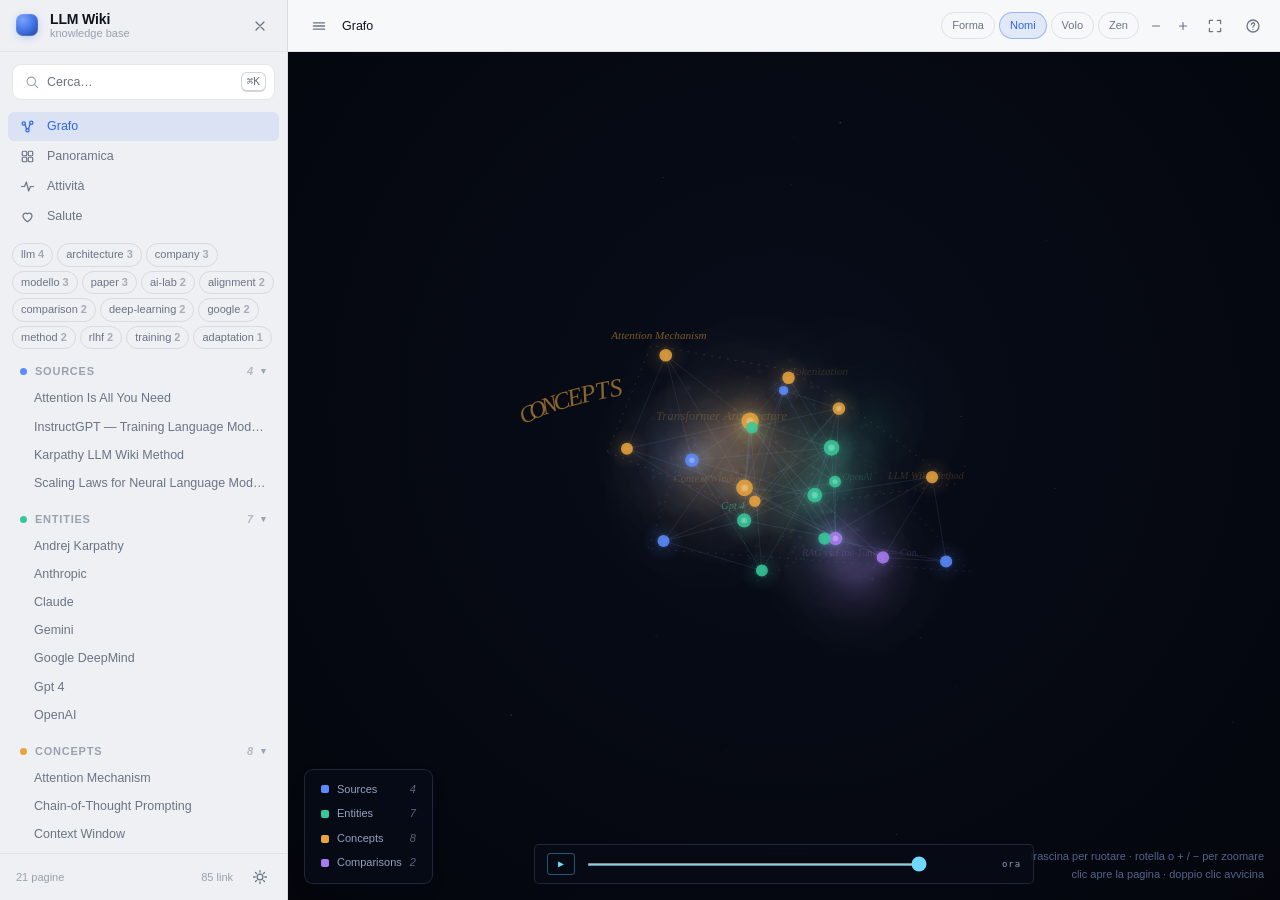
<file: web/index.html>
<!DOCTYPE html>
<html lang="it">
<head>
  <meta charset="UTF-8">
  <meta name="viewport" content="width=device-width, initial-scale=1, viewport-fit=cover">
  <meta name="color-scheme" content="dark light">
  <title>LLM Wiki</title>
  <link rel="stylesheet" href="styles.css">
</head>
<body>

<div id="app" class="app">

  <!-- ───────────────────────── Sidebar ───────────────────────── -->
  <aside id="sidebar" class="sidebar">
    <header class="sidebar__head">
      <div class="brand">
        <span class="brand__mark" aria-hidden="true"></span>
        <span class="brand__text">
          <b id="brand-title">LLM Wiki</b>
          <small id="brand-sub">knowledge base</small>
        </span>
      </div>
      <button class="icon-btn sidebar__close" data-action="toggle-sidebar" title="Chiudi" aria-label="Chiudi sidebar">
        <svg viewBox="0 0 20 20"><path d="M5 5l10 10M15 5L5 15"/></svg>
      </button>
    </header>

    <div class="sidebar__search">
      <button class="searchbar" data-action="palette">
        <svg viewBox="0 0 20 20" class="searchbar__icon"><circle cx="9" cy="9" r="6"/><path d="M13.5 13.5L18 18"/></svg>
        <span>Cerca…</span>
        <kbd>⌘K</kbd>
      </button>
    </div>

    <nav class="sidebar__nav" aria-label="Viste">
      <button class="navbtn" data-view="graph"    title="Grafo (g)"><svg viewBox="0 0 20 20"><circle cx="5" cy="6" r="2.2"/><circle cx="15" cy="5" r="2.2"/><circle cx="10" cy="15" r="2.2"/><path d="M6.6 7.4l2.2 5.9M13.5 6.6L11.3 13"/></svg><span>Grafo</span></button>
      <button class="navbtn" data-view="overview" title="Panoramica (o)"><svg viewBox="0 0 20 20"><rect x="3" y="3" width="6" height="6" rx="1.2"/><rect x="11" y="3" width="6" height="6" rx="1.2"/><rect x="3" y="11" width="6" height="6" rx="1.2"/><rect x="11" y="11" width="6" height="6" rx="1.2"/></svg><span>Panoramica</span></button>
      <button class="navbtn" data-view="activity" title="Attività (a)"><svg viewBox="0 0 20 20"><path d="M2 10h4l2.5-6 3 12 2.5-6h4"/></svg><span>Attività</span></button>
      <button class="navbtn" data-view="health"   title="Salute (h)"><svg viewBox="0 0 20 20"><path d="M10 17s-6-4-6-8a3.6 3.6 0 016-2.5A3.6 3.6 0 0116 9c0 4-6 8-6 8z"/></svg><span>Salute</span><span id="health-badge" class="badge"></span></button>
    </nav>

    <div id="tag-rail" class="tag-rail" aria-label="Filtro per tag"></div>

    <div id="page-tree" class="tree" role="tree"></div>

    <footer class="sidebar__foot">
      <span id="stat-pages">—</span>
      <span id="stat-links">—</span>
      <button class="icon-btn" data-action="theme" title="Tema chiaro/scuro (t)" aria-label="Cambia tema">
        <svg viewBox="0 0 20 20" class="ico-moon"><path d="M16 12.5A7 7 0 017.5 4 6.5 6.5 0 1016 12.5z"/></svg>
        <svg viewBox="0 0 20 20" class="ico-sun"><circle cx="10" cy="10" r="3.6"/><path d="M10 2v2M10 16v2M2 10h2M16 10h2M4.4 4.4l1.4 1.4M14.2 14.2l1.4 1.4M15.6 4.4l-1.4 1.4M5.8 14.2l-1.4 1.4"/></svg>
      </button>
    </footer>
  </aside>

  <!-- ────────────────────────── Main ─────────────────────────── -->
  <main class="main">

    <header class="topbar">
      <button class="icon-btn topbar__menu" data-action="toggle-sidebar" aria-label="Apri sidebar">
        <svg viewBox="0 0 20 20"><path d="M3 6h14M3 10h14M3 14h14"/></svg>
      </button>

      <nav class="crumbs" id="crumbs" aria-label="Percorso"></nav>

      <div class="topbar__spacer"></div>

      <div class="graph-tools" id="graph-tools">
        <button class="chip" data-action="shape" title="Forma della galassia (m)">Forma</button>
        <button class="chip" data-action="labels" title="Nomi delle pagine (l)">Nomi</button>
        <button class="chip" data-action="flight" title="Volo (w)">Volo</button>
        <button class="chip" data-action="zen" title="Modalità zen (z)">Zen</button>
        <span class="zoomer">
          <button class="icon-btn" data-action="zoom-out" title="Allontana (−)" aria-label="Allontana">
            <svg viewBox="0 0 20 20"><path d="M5 10h10"/></svg>
          </button>
          <button class="icon-btn" data-action="zoom-in" title="Avvicina (+)" aria-label="Avvicina">
            <svg viewBox="0 0 20 20"><path d="M10 5v10M5 10h10"/></svg>
          </button>
        </span>
        <button class="icon-btn" data-action="fit" title="Inquadra tutto (0)" aria-label="Inquadra tutto">
          <svg viewBox="0 0 20 20"><path d="M3 7V3h4M17 7V3h-4M3 13v4h4M17 13v4h-4"/></svg>
        </button>
      </div>

      <button class="icon-btn" data-action="help" title="Scorciatoie (?)" aria-label="Scorciatoie">
        <svg viewBox="0 0 20 20"><circle cx="10" cy="10" r="7.5"/><path d="M8 8a2 2 0 113 1.7c-.6.4-1 .8-1 1.6M10 14.2v.01"/></svg>
      </button>
    </header>

    <div class="stage">
      <!-- Grafo 3D -->
      <section id="view-graph" class="view view--graph is-active">
        <div id="graph-canvas" class="graph-canvas"></div>
        <div id="graph-legend" class="legend" aria-label="Categorie"></div>
        <div id="graph-hint" class="graph-hint"></div>
        <div id="node-card" class="node-card" hidden></div>
        <div id="sm-timeline" class="sm-timeline" hidden></div>
      </section>

      <!-- Pagina -->
      <section id="view-page" class="view view--page">
        <article class="doc">
          <header id="doc-head" class="doc__head"></header>
          <div class="doc__body">
            <div id="doc-content" class="prose"></div>
            <aside id="doc-aside" class="doc__aside"></aside>
          </div>
          <footer id="doc-foot" class="doc__foot"></footer>
        </article>
      </section>

      <!-- Risultati ricerca -->
      <section id="view-search" class="view view--panel">
        <div id="search-results" class="panel"></div>
      </section>

      <!-- Panoramica -->
      <section id="view-overview" class="view view--panel">
        <div id="overview" class="panel"></div>
      </section>

      <!-- Attività -->
      <section id="view-activity" class="view view--panel">
        <div id="activity" class="panel"></div>
      </section>

      <!-- Salute -->
      <section id="view-health" class="view view--panel">
        <div id="health" class="panel"></div>
      </section>
    </div>
  </main>
</div>

<!-- ─────────────────────── Command palette ─────────────────────── -->
<div id="palette" class="palette" hidden>
  <div class="palette__backdrop" data-action="palette-close"></div>
  <div class="palette__box" role="dialog" aria-modal="true" aria-label="Cerca ed esegui">
    <div class="palette__input">
      <svg viewBox="0 0 20 20"><circle cx="9" cy="9" r="6"/><path d="M13.5 13.5L18 18"/></svg>
      <input id="palette-input" type="text" placeholder="Cerca pagine, tag, azioni…" autocomplete="off" spellcheck="false">
      <kbd>Esc</kbd>
    </div>
    <div id="palette-list" class="palette__list"></div>
    <div class="palette__foot">
      <span><kbd>↑</kbd><kbd>↓</kbd> naviga</span>
      <span><kbd>↵</kbd> apri</span>
      <span><kbd>⇥</kbd> ricerca completa</span>
    </div>
  </div>
</div>

<!-- ───────────────────────── Shortcuts ─────────────────────────── -->
<div id="help" class="modal" hidden>
  <div class="modal__backdrop" data-action="help-close"></div>
  <div class="modal__box" role="dialog" aria-modal="true" aria-label="Scorciatoie">
    <header class="modal__head">
      <h2>Scorciatoie</h2>
      <button class="icon-btn" data-action="help-close" aria-label="Chiudi"><svg viewBox="0 0 20 20"><path d="M5 5l10 10M15 5L5 15"/></svg></button>
    </header>
    <div class="modal__body" id="help-body"></div>
  </div>
</div>

<div id="toast" class="toast" hidden></div>

<script src="lib/marked.min.js"></script>
<script src="starmap.js"></script>
<script src="data.js"></script>
<script src="app.js"></script>
</body>
</html>
</file>
<file: web/styles.css>
/* ============================================================
   LLM Wiki — design system
   ============================================================ */

*, *::before, *::after { box-sizing: border-box; }

:root {
  /* ── Type ───────────────────────────────────────────────── */
  --font-sans: ui-sans-serif, -apple-system, "Segoe UI", Inter, Roboto,
               "Helvetica Neue", Arial, sans-serif;
  --font-mono: ui-monospace, "SF Mono", "JetBrains Mono", "Cascadia Code",
               Menlo, Consolas, monospace;

  --fs-xs:   11px;
  --fs-sm:   12.5px;
  --fs-base: 14px;
  --fs-md:   15.5px;
  --fs-lg:   19px;
  --fs-xl:   25px;
  --fs-2xl:  33px;

  /* ── Space (4px scale) ──────────────────────────────────── */
  --s1: 4px;  --s2: 8px;  --s3: 12px; --s4: 16px;
  --s5: 24px; --s6: 32px; --s7: 48px; --s8: 64px;

  --r-sm: 6px; --r-md: 9px; --r-lg: 14px; --r-full: 999px;

  --sidebar-w: 288px;
  --topbar-h: 52px;

  --ease: cubic-bezier(.22, .61, .36, 1);
  --dur: 180ms;

  /* ── Dark palette (default) ─────────────────────────────── */
  --bg-void:    #08090d;
  --bg-base:    #0c0e14;
  --bg-raised:  #12141c;
  --bg-overlay: #171a24;
  --bg-hover:   rgba(255,255,255,.045);
  --bg-active:  rgba(255,255,255,.075);

  --line:       rgba(255,255,255,.07);
  --line-soft:  rgba(255,255,255,.04);
  --line-hard:  rgba(255,255,255,.13);

  --tx-hi:  #eef1f7;
  --tx:     #b9c0cf;
  --tx-lo:  #7b8496;
  --tx-dim: #565e6e;

  --accent:      #5b8cff;
  --accent-soft: rgba(91,140,255,.14);
  --accent-line: rgba(91,140,255,.42);

  --ok:   #35c98a;
  --warn: #eab24a;
  --err:  #f0616d;

  --shadow-sm: 0 1px 2px rgba(0,0,0,.4);
  --shadow-md: 0 8px 24px -6px rgba(0,0,0,.6);
  --shadow-lg: 0 24px 64px -12px rgba(0,0,0,.72);

  --graph-bg: #07080c;
  color-scheme: dark;
}

:root[data-theme="light"] {
  --bg-void:    #eef0f4;
  --bg-base:    #f7f8fa;
  --bg-raised:  #ffffff;
  --bg-overlay: #ffffff;
  --bg-hover:   rgba(15,20,35,.045);
  --bg-active:  rgba(15,20,35,.075);

  --line:       rgba(15,20,35,.1);
  --line-soft:  rgba(15,20,35,.06);
  --line-hard:  rgba(15,20,35,.18);

  --tx-hi:  #10141c;
  --tx:     #3d4655;
  --tx-lo:  #6b7484;
  --tx-dim: #99a1b0;

  --accent:      #2f66e8;
  --accent-soft: rgba(47,102,232,.1);
  --accent-line: rgba(47,102,232,.4);

  --ok:   #17945f;
  --warn: #a9730b;
  --err:  #cf2f3d;

  --shadow-sm: 0 1px 2px rgba(15,20,35,.08);
  --shadow-md: 0 8px 24px -8px rgba(15,20,35,.16);
  --shadow-lg: 0 24px 64px -16px rgba(15,20,35,.22);

  --graph-bg: #f2f4f8;
  color-scheme: light;
}

html, body { height: 100%; }

body {
  margin: 0;
  background: var(--bg-base);
  color: var(--tx);
  font: var(--fs-base)/1.6 var(--font-sans);
  -webkit-font-smoothing: antialiased;
  text-rendering: optimizeLegibility;
  overflow: hidden;
}

svg { width: 1em; height: 1em; fill: none; stroke: currentColor; stroke-width: 1.6; stroke-linecap: round; stroke-linejoin: round; }

kbd {
  font: 500 var(--fs-xs)/1 var(--font-mono);
  padding: 3px 5px;
  border: 1px solid var(--line-hard);
  border-bottom-width: 2px;
  border-radius: var(--r-sm);
  color: var(--tx-lo);
  background: var(--bg-raised);
  white-space: nowrap;
}

::-webkit-scrollbar { width: 10px; height: 10px; }
::-webkit-scrollbar-track { background: transparent; }
::-webkit-scrollbar-thumb { background: var(--line-hard); border-radius: var(--r-full); border: 3px solid transparent; background-clip: content-box; }
::-webkit-scrollbar-thumb:hover { background: var(--tx-dim); background-clip: content-box; }

:focus-visible { outline: 2px solid var(--accent); outline-offset: 2px; border-radius: var(--r-sm); }

/* ============================================================
   Layout
   ============================================================ */

.app { display: flex; height: 100vh; height: 100dvh; overflow: hidden; }

.main {
  flex: 1;
  min-width: 0;
  display: flex;
  flex-direction: column;
  background: var(--bg-base);
}

.stage { flex: 1; position: relative; min-height: 0; }

.view { position: absolute; inset: 0; display: none; }
.view.is-active { display: block; }
.view--panel { overflow-y: auto; overscroll-behavior: contain; }
.view--page  { overflow-y: auto; overscroll-behavior: contain; }

/* ============================================================
   Sidebar
   ============================================================ */

.sidebar {
  width: var(--sidebar-w);
  flex: 0 0 var(--sidebar-w);
  display: flex;
  flex-direction: column;
  background: var(--bg-void);
  border-right: 1px solid var(--line);
  transition: margin-left var(--dur) var(--ease);
}
.app.sidebar-hidden .sidebar { margin-left: calc(var(--sidebar-w) * -1); }

.sidebar__head {
  height: var(--topbar-h);
  flex: 0 0 var(--topbar-h);
  display: flex;
  align-items: center;
  gap: var(--s2);
  padding: 0 var(--s3) 0 var(--s4);
  border-bottom: 1px solid var(--line-soft);
}

.brand { display: flex; align-items: center; gap: var(--s3); min-width: 0; flex: 1; }
.brand__mark {
  width: 22px; height: 22px; flex: none;
  border-radius: 7px;
  background:
    radial-gradient(circle at 30% 25%, #7ba4ff, #3f6fe0 55%, #24408f);
  box-shadow: 0 0 0 1px rgba(255,255,255,.12) inset, 0 2px 10px -2px var(--accent-line);
}
.brand__text { display: flex; flex-direction: column; line-height: 1.15; min-width: 0; }
.brand__text b { font-size: var(--fs-base); font-weight: 620; color: var(--tx-hi); letter-spacing: -.01em; }
.brand__text small { font-size: var(--fs-xs); color: var(--tx-dim); overflow: hidden; text-overflow: ellipsis; white-space: nowrap; }

.sidebar__close { display: none; }

.sidebar__search { padding: var(--s3) var(--s3) var(--s2); }

.searchbar {
  width: 100%;
  display: flex; align-items: center; gap: var(--s2);
  padding: 7px var(--s2) 7px var(--s3);
  background: var(--bg-raised);
  border: 1px solid var(--line);
  border-radius: var(--r-md);
  color: var(--tx-lo);
  font: var(--fs-sm)/1 var(--font-sans);
  cursor: pointer;
  transition: border-color var(--dur), background var(--dur);
}
.searchbar:hover { border-color: var(--line-hard); background: var(--bg-overlay); }
.searchbar__icon { font-size: 14px; color: var(--tx-dim); flex: none; }
.searchbar span { flex: 1; text-align: left; }

.sidebar__nav { display: flex; flex-direction: column; gap: 1px; padding: var(--s1) var(--s2) var(--s3); }

.navbtn {
  display: flex; align-items: center; gap: var(--s3);
  padding: 7px var(--s3);
  border: 0; border-radius: var(--r-sm);
  background: transparent;
  color: var(--tx-lo);
  font: var(--fs-sm)/1 var(--font-sans);
  cursor: pointer;
  text-align: left;
  transition: background var(--dur), color var(--dur);
}
.navbtn svg { font-size: 15px; flex: none; }
.navbtn span { flex: 1; }
.navbtn:hover { background: var(--bg-hover); color: var(--tx); }
.navbtn.is-active { background: var(--accent-soft); color: var(--accent); }

.badge {
  min-width: 17px; height: 17px; padding: 0 5px;
  display: none; align-items: center; justify-content: center;
  border-radius: var(--r-full);
  font: 700 var(--fs-xs)/1 var(--font-sans);
}
.badge.is-on { display: inline-flex; }
.badge.err  { background: var(--err); color: #fff; }
.badge.warn { background: var(--warn); color: #1b1405; }

/* Tag rail */
.tag-rail { display: flex; flex-wrap: wrap; gap: 4px; padding: 0 var(--s3) var(--s3); }
.tag-rail:empty { display: none; }

.tagchip {
  padding: 2px 8px;
  border: 1px solid var(--line);
  border-radius: var(--r-full);
  background: transparent;
  color: var(--tx-lo);
  font: var(--fs-xs)/1.6 var(--font-sans);
  cursor: pointer;
  transition: all var(--dur);
}
.tagchip:hover { border-color: var(--line-hard); color: var(--tx); }
.tagchip.is-active { background: var(--accent); border-color: var(--accent); color: #fff; }
.tagchip b { font-weight: 600; opacity: .55; margin-left: 3px; }

/* Tree */
.tree { flex: 1; overflow-y: auto; padding: 0 var(--s2) var(--s4); min-height: 0; }

.tree__group + .tree__group { margin-top: var(--s1); }

.tree__head {
  display: flex; align-items: center; gap: var(--s2);
  width: 100%;
  padding: 5px var(--s3);
  border: 0; background: transparent;
  color: var(--tx-dim);
  font: 600 var(--fs-xs)/1 var(--font-sans);
  letter-spacing: .07em; text-transform: uppercase;
  cursor: pointer; border-radius: var(--r-sm);
}
.tree__head:hover { background: var(--bg-hover); color: var(--tx-lo); }
.tree__dot { width: 7px; height: 7px; border-radius: 50%; flex: none; }
.tree__head span { flex: 1; text-align: left; }
.tree__count { font-variant-numeric: tabular-nums; opacity: .7; letter-spacing: 0; }
.tree__caret { transition: transform var(--dur) var(--ease); font-size: 9px; }
.tree__group.is-collapsed .tree__caret { transform: rotate(-90deg); }
.tree__group.is-collapsed .tree__items { display: none; }

.tree__items { padding: 2px 0 var(--s2); }

.tree__item {
  display: block; width: 100%;
  padding: 5px var(--s3) 5px 26px;
  border: 0; border-radius: var(--r-sm);
  background: transparent;
  color: var(--tx-lo);
  font: var(--fs-sm)/1.45 var(--font-sans);
  text-align: left; cursor: pointer;
  overflow: hidden; text-overflow: ellipsis; white-space: nowrap;
  transition: background var(--dur), color var(--dur);
  position: relative;
}
.tree__item:hover { background: var(--bg-hover); color: var(--tx); }
.tree__item.is-active { background: var(--bg-active); color: var(--tx-hi); font-weight: 500; }
.tree__item.is-active::before {
  content: ""; position: absolute; left: 12px; top: 50%;
  width: 3px; height: 13px; margin-top: -6.5px;
  border-radius: 2px; background: var(--accent);
}

.tree__empty { padding: var(--s5) var(--s3); text-align: center; color: var(--tx-dim); font-size: var(--fs-sm); }

.sidebar__foot {
  display: flex; align-items: center; gap: var(--s3);
  padding: var(--s2) var(--s3) var(--s2) var(--s4);
  border-top: 1px solid var(--line-soft);
  font: var(--fs-xs)/1 var(--font-sans);
  color: var(--tx-dim);
  font-variant-numeric: tabular-nums;
}
.sidebar__foot > span:first-child { flex: 1; }

/* ============================================================
   Topbar
   ============================================================ */

.topbar {
  height: var(--topbar-h);
  flex: 0 0 var(--topbar-h);
  display: flex; align-items: center; gap: var(--s2);
  padding: 0 var(--s3) 0 var(--s4);
  border-bottom: 1px solid var(--line);
  background: var(--bg-base);
}
.topbar__spacer { flex: 1; }
.topbar__menu { display: none; }
.app.sidebar-hidden .topbar__menu { display: inline-flex; }

.icon-btn {
  display: inline-flex; align-items: center; justify-content: center;
  width: 30px; height: 30px; flex: none;
  border: 0; border-radius: var(--r-sm);
  background: transparent; color: var(--tx-lo);
  font-size: 16px; cursor: pointer;
  transition: background var(--dur), color var(--dur);
}
.icon-btn:hover { background: var(--bg-hover); color: var(--tx-hi); }

.ico-sun { display: none; }
:root[data-theme="light"] .ico-sun { display: block; }
:root[data-theme="light"] .ico-moon { display: none; }

.crumbs { display: flex; align-items: center; gap: 5px; min-width: 0; font-size: var(--fs-sm); }
.crumbs__link { color: var(--tx-lo); background: none; border: 0; padding: 3px 5px; border-radius: var(--r-sm); cursor: pointer; font: inherit; }
.crumbs__link:hover { color: var(--tx-hi); background: var(--bg-hover); }
.crumbs__sep { color: var(--tx-dim); font-size: 11px; }
.crumbs__now { color: var(--tx-hi); font-weight: 500; padding: 3px 0; overflow: hidden; text-overflow: ellipsis; white-space: nowrap; }

.graph-tools { display: none; align-items: center; gap: var(--s1); }
.graph-tools.is-on { display: flex; }

.chip {
  padding: 4px 10px;
  border: 1px solid var(--line);
  border-radius: var(--r-full);
  background: transparent;
  color: var(--tx-lo);
  font: var(--fs-xs)/1.5 var(--font-sans);
  cursor: pointer;
  transition: all var(--dur);
}
.chip:hover { border-color: var(--line-hard); color: var(--tx); }
.chip.is-on { background: var(--accent-soft); border-color: var(--accent-line); color: var(--accent); }

/* ============================================================
   Grafo
   ============================================================ */

.view--graph { background: var(--graph-bg); }
.graph-canvas { position: absolute; inset: 0; }
.graph-canvas canvas { display: block; }

.legend {
  position: absolute; left: var(--s4); bottom: var(--s4);
  display: flex; flex-direction: column; gap: 1px;
  padding: var(--s2);
  background: color-mix(in srgb, var(--bg-overlay) 82%, transparent);
  backdrop-filter: blur(14px) saturate(1.4);
  border: 1px solid var(--line);
  border-radius: var(--r-md);
  box-shadow: var(--shadow-md);
}

.legend__item {
  display: flex; align-items: center; gap: var(--s2);
  padding: 3px var(--s2);
  border: 0; border-radius: var(--r-sm);
  background: transparent;
  color: var(--tx-lo);
  font: var(--fs-xs)/1.6 var(--font-sans);
  cursor: pointer;
  transition: background var(--dur), opacity var(--dur);
}
.legend__item:hover { background: var(--bg-hover); color: var(--tx); }
.legend__item.is-off { opacity: .34; }
.legend__swatch { width: 8px; height: 8px; border-radius: 2px; flex: none; }
.legend__name { flex: 1; text-align: left; text-transform: capitalize; }
.legend__n { font-variant-numeric: tabular-nums; opacity: .6; }

.graph-hint {
  position: absolute; right: var(--s4); bottom: var(--s4);
  font: var(--fs-xs)/1.7 var(--font-sans);
  color: var(--tx-dim);
  text-align: right;
  pointer-events: none;
  user-select: none;
}

.node-card {
  position: absolute;
  padding: var(--s3) var(--s4);
  max-width: 300px;
  background: color-mix(in srgb, var(--bg-overlay) 92%, transparent);
  backdrop-filter: blur(18px) saturate(1.5);
  border: 1px solid var(--line-hard);
  border-radius: var(--r-md);
  box-shadow: var(--shadow-lg);
  pointer-events: none;
  z-index: 20;
  animation: pop var(--dur) var(--ease);
}
@keyframes pop { from { opacity: 0; transform: translateY(4px) scale(.98); } }

.node-card__cat { font: 600 var(--fs-xs)/1 var(--font-sans); text-transform: uppercase; letter-spacing: .07em; }
.node-card__title { margin: 6px 0 4px; font-size: var(--fs-md); font-weight: 600; color: var(--tx-hi); line-height: 1.3; }
.node-card__excerpt { font-size: var(--fs-sm); color: var(--tx-lo); display: -webkit-box; -webkit-line-clamp: 3; -webkit-box-orient: vertical; overflow: hidden; }
.node-card__meta { margin-top: var(--s2); padding-top: var(--s2); border-top: 1px solid var(--line-soft); display: flex; gap: var(--s3); font: var(--fs-xs)/1 var(--font-sans); color: var(--tx-dim); font-variant-numeric: tabular-nums; }

/* ============================================================
   Documento
   ============================================================ */

.doc { max-width: 1180px; margin: 0 auto; padding: var(--s7) var(--s6) var(--s8); }

.doc__head { padding-bottom: var(--s4); border-bottom: 1px solid var(--line); }

.doc__cat {
  display: inline-flex; align-items: center; gap: 6px;
  font: 600 var(--fs-xs)/1 var(--font-sans);
  text-transform: uppercase; letter-spacing: .08em;
}
.doc__cat i { width: 7px; height: 7px; border-radius: 2px; }

.doc h1 {
  margin: var(--s3) 0 var(--s3);
  font-size: var(--fs-2xl);
  font-weight: 660;
  letter-spacing: -.022em;
  line-height: 1.18;
  color: var(--tx-hi);
}

.doc__meta { display: flex; flex-wrap: wrap; align-items: center; gap: var(--s2) var(--s4); font-size: var(--fs-sm); color: var(--tx-lo); }
.doc__meta b { font-weight: 500; color: var(--tx); }

.conf { display: inline-flex; align-items: center; gap: 5px; font-weight: 600; }
.conf::before { content: ""; width: 7px; height: 7px; border-radius: 50%; background: currentColor; }
.conf--high { color: var(--ok); }
.conf--medium { color: var(--warn); }
.conf--low { color: var(--err); }

.doc__actions { display: flex; gap: var(--s1); margin-left: auto; }

.btn {
  display: inline-flex; align-items: center; gap: 6px;
  padding: 5px 11px;
  border: 1px solid var(--line);
  border-radius: var(--r-sm);
  background: transparent;
  color: var(--tx-lo);
  font: var(--fs-xs)/1.6 var(--font-sans);
  cursor: pointer; text-decoration: none;
  transition: all var(--dur);
  white-space: nowrap;
}
.btn:hover { border-color: var(--line-hard); color: var(--tx-hi); background: var(--bg-hover); }
.btn svg { font-size: 13px; }

.doc__tags { display: flex; flex-wrap: wrap; gap: 5px; margin-top: var(--s3); }
.tag {
  padding: 2px 9px;
  border-radius: var(--r-full);
  background: var(--bg-raised);
  border: 1px solid var(--line);
  color: var(--tx-lo);
  font: var(--fs-xs)/1.7 var(--font-sans);
  cursor: pointer;
  transition: all var(--dur);
}
.tag:hover { color: var(--accent); border-color: var(--accent-line); }

.doc__warn {
  margin-top: var(--s4);
  padding: var(--s3) var(--s4);
  border-left: 2px solid var(--err);
  border-radius: 0 var(--r-sm) var(--r-sm) 0;
  background: color-mix(in srgb, var(--err) 9%, transparent);
  font-size: var(--fs-sm);
  color: var(--tx);
}
.doc__warn code { color: var(--err); }

.doc__body { display: grid; grid-template-columns: minmax(0,1fr) 232px; gap: var(--s7); align-items: start; margin-top: var(--s5); }

.doc__aside { position: sticky; top: var(--s4); display: flex; flex-direction: column; gap: var(--s5); }

.aside__block h4 {
  margin: 0 0 var(--s2);
  font: 600 var(--fs-xs)/1 var(--font-sans);
  text-transform: uppercase; letter-spacing: .08em;
  color: var(--tx-dim);
}
.aside__list { display: flex; flex-direction: column; gap: 1px; }
.aside__link {
  display: block; padding: 4px var(--s2); margin-left: calc(var(--s2) * -1);
  border: 0; border-radius: var(--r-sm);
  background: transparent; color: var(--tx-lo);
  font: var(--fs-sm)/1.45 var(--font-sans);
  text-align: left; cursor: pointer;
  overflow: hidden; text-overflow: ellipsis; white-space: nowrap;
  transition: all var(--dur);
}
.aside__link:hover { background: var(--bg-hover); color: var(--accent); }
.aside__link--sub { padding-left: var(--s4); font-size: var(--fs-xs); }
.aside__empty { font-size: var(--fs-sm); color: var(--tx-dim); }

.doc__foot { margin-top: var(--s7); padding-top: var(--s5); border-top: 1px solid var(--line); }

/* Prose */
.prose { font-size: var(--fs-md); line-height: 1.72; color: var(--tx); max-width: 74ch; }
.prose > *:first-child { margin-top: 0; }
.prose h1, .prose h2, .prose h3, .prose h4 { color: var(--tx-hi); font-weight: 620; letter-spacing: -.012em; line-height: 1.3; scroll-margin-top: var(--s5); }
.prose h1 { font-size: var(--fs-xl); margin: var(--s7) 0 var(--s3); }
.prose h2 { font-size: var(--fs-lg); margin: var(--s6) 0 var(--s3); padding-top: var(--s2); border-top: 1px solid var(--line-soft); }
.prose h3 { font-size: var(--fs-md); margin: var(--s5) 0 var(--s2); }
.prose p { margin: 0 0 var(--s4); }
.prose ul, .prose ol { margin: 0 0 var(--s4); padding-left: var(--s5); }
.prose li { margin-bottom: 6px; }
.prose li::marker { color: var(--tx-dim); }
.prose a { color: var(--accent); text-decoration: none; border-bottom: 1px solid var(--accent-line); transition: background var(--dur); border-radius: 2px; }
.prose a:hover { background: var(--accent-soft); }
.prose a.is-broken { color: var(--err); border-bottom-style: dashed; border-color: var(--err); cursor: help; }
.prose code { font: var(--fs-sm)/1 var(--font-mono); padding: 2px 5px; border-radius: var(--r-sm); background: var(--bg-raised); border: 1px solid var(--line-soft); }
.prose pre { margin: 0 0 var(--s4); padding: var(--s4); overflow-x: auto; background: var(--bg-void); border: 1px solid var(--line); border-radius: var(--r-md); }
.prose pre code { padding: 0; background: none; border: 0; font-size: var(--fs-sm); line-height: 1.6; }
.prose blockquote { margin: 0 0 var(--s4); padding: var(--s1) 0 var(--s1) var(--s4); border-left: 2px solid var(--line-hard); color: var(--tx-lo); }
.prose hr { border: 0; border-top: 1px solid var(--line); margin: var(--s6) 0; }
.prose table { width: 100%; border-collapse: collapse; margin: 0 0 var(--s4); font-size: var(--fs-sm); display: block; overflow-x: auto; }
.prose th, .prose td { padding: 7px var(--s3); border-bottom: 1px solid var(--line); text-align: left; }
.prose th { color: var(--tx-hi); font-weight: 600; white-space: nowrap; }
.prose img { max-width: 100%; border-radius: var(--r-md); }
.prose mark, .item__x mark {
  background: color-mix(in srgb, var(--accent) 26%, transparent);
  color: var(--tx-hi);
  border-radius: 3px;
  padding: 0 3px;
  font-weight: 500;
}

/* ============================================================
   Pannelli
   ============================================================ */

.panel { max-width: 1060px; margin: 0 auto; padding: var(--s7) var(--s6) var(--s8); }

.panel__head { margin-bottom: var(--s5); }
.panel__head h2 { margin: 0 0 6px; font-size: var(--fs-xl); font-weight: 640; letter-spacing: -.02em; color: var(--tx-hi); }
.panel__head p { margin: 0; font-size: var(--fs-sm); color: var(--tx-lo); }

.section { margin-top: var(--s6); }
.section > h3 {
  margin: 0 0 var(--s3);
  font: 600 var(--fs-xs)/1 var(--font-sans);
  text-transform: uppercase; letter-spacing: .08em;
  color: var(--tx-dim);
  display: flex; align-items: center; gap: var(--s2);
}
.section > h3 em { font-style: normal; font-variant-numeric: tabular-nums; opacity: .7; }

/* Stat cards */
.stats { display: grid; grid-template-columns: repeat(auto-fit, minmax(148px, 1fr)); gap: var(--s3); }
.stat {
  padding: var(--s4);
  background: var(--bg-raised);
  border: 1px solid var(--line);
  border-radius: var(--r-md);
}
.stat__n { font-size: var(--fs-2xl); font-weight: 640; color: var(--tx-hi); line-height: 1; letter-spacing: -.03em; font-variant-numeric: tabular-nums; }
.stat__n.err { color: var(--err); }
.stat__n.ok { color: var(--ok); }
.stat__l { margin-top: 6px; font-size: var(--fs-xs); color: var(--tx-lo); }

/* Bars */
.bars { display: flex; flex-direction: column; gap: 7px; }
.bar { display: grid; grid-template-columns: 108px 1fr 42px; align-items: center; gap: var(--s3); font-size: var(--fs-sm); }
.bar__l { color: var(--tx-lo); text-transform: capitalize; overflow: hidden; text-overflow: ellipsis; white-space: nowrap; }
.bar__t { height: 6px; border-radius: var(--r-full); background: var(--bg-hover); overflow: hidden; }
.bar__f { display: block; height: 100%; border-radius: var(--r-full); transition: width .5s var(--ease); }
.bar__n { text-align: right; color: var(--tx-dim); font-variant-numeric: tabular-nums; font-size: var(--fs-xs); }

/* Item list */
.items { display: flex; flex-direction: column; }
.item {
  display: flex; align-items: baseline; gap: var(--s3);
  width: 100%; padding: 9px var(--s3);
  border: 0; border-bottom: 1px solid var(--line-soft);
  background: transparent; color: inherit;
  font: inherit; text-align: left; cursor: pointer;
  transition: background var(--dur);
}
.item:hover { background: var(--bg-hover); }
.item__dot { width: 7px; height: 7px; border-radius: 2px; flex: none; align-self: center; }
.item__t { flex: 1; color: var(--tx-hi); font-size: var(--fs-base); font-weight: 500; overflow: hidden; text-overflow: ellipsis; white-space: nowrap; }
.item__s { color: var(--tx-dim); font-size: var(--fs-xs); font-variant-numeric: tabular-nums; white-space: nowrap; }
.item__x { display: block; margin-top: 3px; color: var(--tx-lo); font-size: var(--fs-sm); overflow: hidden; text-overflow: ellipsis; white-space: nowrap; }
.item--col { flex-direction: column; align-items: stretch; gap: 0; }

.hint { font-size: var(--fs-sm); color: var(--tx-lo); margin: 0 0 var(--s3); }
.hint code { font: var(--fs-xs)/1 var(--font-mono); padding: 2px 6px; border-radius: var(--r-sm); background: var(--bg-raised); border: 1px solid var(--line-soft); }

.empty { padding: var(--s8) var(--s4); text-align: center; }
.empty__i { font-size: 30px; color: var(--tx-dim); }
.empty__t { margin: var(--s3) 0 4px; font-size: var(--fs-md); font-weight: 560; color: var(--tx-hi); }
.empty__d { font-size: var(--fs-sm); color: var(--tx-lo); }

.ok-note { display: flex; align-items: center; gap: var(--s2); padding: var(--s4); border-radius: var(--r-md); background: color-mix(in srgb, var(--ok) 9%, transparent); border: 1px solid color-mix(in srgb, var(--ok) 26%, transparent); color: var(--tx); font-size: var(--fs-sm); }
.ok-note svg { color: var(--ok); font-size: 16px; }

/* Timeline */
.tl { position: relative; padding-left: var(--s5); }
.tl::before { content: ""; position: absolute; left: 5px; top: 6px; bottom: 6px; width: 1px; background: var(--line); }
.tl__e { position: relative; padding-bottom: var(--s5); }
.tl__e::before { content: ""; position: absolute; left: calc(var(--s5) * -1 + 1px); top: 6px; width: 9px; height: 9px; border-radius: 50%; background: var(--bg-base); border: 2px solid var(--tx-dim); }
.tl__e[data-kind="ingest"]::before { border-color: var(--accent); }
.tl__e[data-kind="lint"]::before { border-color: var(--ok); }
.tl__e[data-kind="query"]::before { border-color: var(--warn); }
.tl__h { display: flex; align-items: baseline; gap: var(--s2); flex-wrap: wrap; }
.tl__d { font: var(--fs-xs)/1 var(--font-mono); color: var(--tx-dim); }
.tl__k { font: 600 var(--fs-xs)/1 var(--font-sans); text-transform: uppercase; letter-spacing: .06em; padding: 3px 7px; border-radius: var(--r-full); background: var(--bg-raised); border: 1px solid var(--line); color: var(--tx-lo); }
.tl__t { font-size: var(--fs-base); font-weight: 540; color: var(--tx-hi); }
.tl__l { margin: var(--s2) 0 0; padding-left: var(--s4); font-size: var(--fs-sm); color: var(--tx-lo); }
.tl__l li { margin-bottom: 3px; }

/* ============================================================
   Command palette
   ============================================================ */

.palette { position: fixed; inset: 0; z-index: 100; display: flex; align-items: flex-start; justify-content: center; padding: 12vh var(--s4) var(--s4); }
.palette[hidden] { display: none; }
.palette__backdrop { position: absolute; inset: 0; background: rgba(4,5,9,.62); backdrop-filter: blur(3px); animation: fade var(--dur) var(--ease); }
@keyframes fade { from { opacity: 0; } }

.palette__box {
  position: relative; width: 100%; max-width: 620px;
  background: var(--bg-overlay);
  border: 1px solid var(--line-hard);
  border-radius: var(--r-lg);
  box-shadow: var(--shadow-lg);
  overflow: hidden;
  animation: rise var(--dur) var(--ease);
}
@keyframes rise { from { opacity: 0; transform: translateY(-10px) scale(.985); } }

.palette__input { display: flex; align-items: center; gap: var(--s3); padding: var(--s3) var(--s4); border-bottom: 1px solid var(--line); }
.palette__input svg { font-size: 16px; color: var(--tx-dim); flex: none; }
.palette__input input { flex: 1; min-width: 0; border: 0; background: none; color: var(--tx-hi); font: var(--fs-md)/1.5 var(--font-sans); outline: none; }
.palette__input input::placeholder { color: var(--tx-dim); }

.palette__list { max-height: min(46vh, 420px); overflow-y: auto; padding: var(--s1); }

.pal-sec { padding: var(--s3) var(--s3) var(--s1); font: 600 var(--fs-xs)/1 var(--font-sans); text-transform: uppercase; letter-spacing: .08em; color: var(--tx-dim); }

.pal-item {
  display: flex; align-items: center; gap: var(--s3);
  width: 100%; padding: 8px var(--s3);
  border: 0; border-radius: var(--r-sm);
  background: transparent; color: var(--tx);
  font: var(--fs-base)/1.4 var(--font-sans);
  text-align: left; cursor: pointer;
}
.pal-item:hover { background: var(--bg-hover); }
.pal-item.is-sel { background: var(--accent-soft); }
.pal-item.is-sel .pal-item__t { color: var(--accent); }
.pal-item__dot { width: 7px; height: 7px; border-radius: 2px; flex: none; }
.pal-item__ico { font-size: 15px; color: var(--tx-dim); flex: none; }
.pal-item__b { flex: 1; min-width: 0; }
.pal-item__t { color: var(--tx-hi); font-weight: 500; overflow: hidden; text-overflow: ellipsis; white-space: nowrap; }
.pal-item__s { font-size: var(--fs-xs); color: var(--tx-dim); overflow: hidden; text-overflow: ellipsis; white-space: nowrap; }
.pal-item__k { font-size: var(--fs-xs); color: var(--tx-dim); }

.palette__foot { display: flex; gap: var(--s4); padding: var(--s2) var(--s4); border-top: 1px solid var(--line); font-size: var(--fs-xs); color: var(--tx-dim); }
.palette__foot span { display: flex; align-items: center; gap: 5px; }
.palette__empty { padding: var(--s6); text-align: center; color: var(--tx-dim); font-size: var(--fs-sm); }

/* ============================================================
   Modal + toast
   ============================================================ */

.modal { position: fixed; inset: 0; z-index: 110; display: flex; align-items: center; justify-content: center; padding: var(--s4); }
.modal[hidden] { display: none; }
.modal__backdrop { position: absolute; inset: 0; background: rgba(4,5,9,.62); backdrop-filter: blur(3px); }
.modal__box { position: relative; width: 100%; max-width: 560px; max-height: 84vh; display: flex; flex-direction: column; background: var(--bg-overlay); border: 1px solid var(--line-hard); border-radius: var(--r-lg); box-shadow: var(--shadow-lg); animation: rise var(--dur) var(--ease); }
.modal__head { display: flex; align-items: center; padding: var(--s4) var(--s3) var(--s4) var(--s5); border-bottom: 1px solid var(--line); }
.modal__head h2 { flex: 1; margin: 0; font-size: var(--fs-lg); font-weight: 620; color: var(--tx-hi); }
.modal__body { padding: var(--s4) var(--s5) var(--s5); overflow-y: auto; }

.keys { display: grid; grid-template-columns: 1fr auto; gap: var(--s2) var(--s4); align-items: center; font-size: var(--fs-sm); }
.keys__sec { grid-column: 1 / -1; margin-top: var(--s3); font: 600 var(--fs-xs)/1 var(--font-sans); text-transform: uppercase; letter-spacing: .08em; color: var(--tx-dim); }
.keys__sec:first-child { margin-top: 0; }
.keys span { color: var(--tx-lo); }
.keys div { display: flex; gap: 4px; justify-content: flex-end; }

.toast {
  position: fixed; bottom: var(--s5); left: 50%; transform: translateX(-50%);
  z-index: 120;
  padding: 9px var(--s4);
  background: var(--bg-overlay);
  border: 1px solid var(--line-hard);
  border-radius: var(--r-full);
  box-shadow: var(--shadow-lg);
  font-size: var(--fs-sm); color: var(--tx-hi);
  animation: rise var(--dur) var(--ease);
}
.toast[hidden] { display: none; }

/* ============================================================
   Responsive
   ============================================================ */

@media (max-width: 900px) {
  .doc__body { grid-template-columns: 1fr; gap: var(--s5); }
  .doc__aside {
    position: static;
    order: 1;                    /* dopo il testo: su mobile si legge, non si naviga */
    padding-top: var(--s4);
    border-top: 1px solid var(--line);
  }
  .doc { padding: var(--s5) var(--s4) var(--s7); }
  .panel { padding: var(--s5) var(--s4) var(--s7); }
}

@media (max-width: 720px) {
  :root { --sidebar-w: 264px; }
  .sidebar { position: fixed; inset: 0 auto 0 0; z-index: 60; box-shadow: var(--shadow-lg); }
  .app:not(.sidebar-hidden) .sidebar { margin-left: 0; }
  .app.sidebar-hidden .sidebar { margin-left: calc(var(--sidebar-w) * -1); }
  .sidebar__close { display: inline-flex; }
  .topbar__menu { display: inline-flex; }
  .graph-tools .chip { display: none; }
  .graph-hint { display: none; }
  .doc h1 { font-size: var(--fs-xl); }
  .bar { grid-template-columns: 84px 1fr 36px; }
}

@media print {
  .sidebar, .topbar, .doc__aside, .doc__actions, .legend, .graph-hint { display: none !important; }
  body, .app, .main, .stage { overflow: visible; height: auto; }
  .view { position: static; display: none; }
  .view.is-active { display: block; }
  .doc { max-width: none; padding: 0; }
  .prose { max-width: none; color: #000; }
}

@media (prefers-reduced-motion: reduce) {
  *, *::before, *::after { animation-duration: .01ms !important; transition-duration: .01ms !important; }
}

/* ============================================================
   Mappa stellare
   ============================================================ */

.view--graph { background: #04060C; }

.sm-canvas { position: absolute; inset: 0; cursor: grab; touch-action: none; display: block; }
.sm-canvas.sm-drag { cursor: grabbing; }
.sm-fail { position: absolute; inset: 0; display: grid; place-content: center; color: var(--tx-dim); font-size: var(--fs-sm); }

/* Il cielo ha la sua tavolozza: legenda e overlay restano scuri in entrambi i temi */
.view--graph .legend {
  background: rgba(8, 12, 24, .82);
  border-color: rgba(120, 140, 185, .22);
  backdrop-filter: blur(14px) saturate(1.3);
}
.view--graph .legend__item { color: #93A3C2; }
.view--graph .legend__item:hover { background: rgba(255, 255, 255, .06); color: #EAF1FC; }
.view--graph .graph-hint { color: #55648A; }
.view--graph .node-card {
  background: rgba(8, 12, 24, .93);
  border-color: rgba(120, 140, 185, .3);
  color: #DCE6F7;
}
.view--graph .node-card__title { color: #F2F6FF; }
.view--graph .node-card__excerpt { color: #A9B6D0; }
.view--graph .node-card__meta { color: #6C7B99; border-top-color: rgba(120, 140, 185, .18); }

/* Timeline del replay */
.sm-timeline {
  position: absolute; left: 50%; transform: translateX(-50%); bottom: 16px;
  z-index: 4;
  display: flex; align-items: center; gap: 10px;
  width: min(500px, 84%);
  padding: 8px 12px;
  background: rgba(8, 12, 24, .78);
  border: 1px solid rgba(120, 140, 185, .22);
  border-radius: 5px;
  backdrop-filter: blur(14px);
}
.sm-timeline[hidden] { display: none; }
.sm-play {
  flex: none;
  background: none;
  border: 1px solid rgba(90, 200, 255, .4);
  color: #6FD8FF;
  font: 10px/1 var(--font-mono);
  padding: 5px 10px;
  border-radius: 3px;
  cursor: pointer;
}
.sm-play:hover { background: rgba(90, 200, 255, .12); }
.sm-range { flex: 1; accent-color: #6FD8FF; cursor: pointer; height: 3px; }
.sm-date {
  flex: none; min-width: 82px; text-align: right;
  font: 9px/1 var(--font-mono);
  letter-spacing: .1em;
  color: #8FA0C0;
  font-variant-numeric: tabular-nums;
}

/* Modalità zen: resta solo il cielo */
.app.zen .sidebar,
.app.zen .topbar,
.app.zen .legend,
.app.zen .graph-hint,
.app.zen .sm-timeline,
.app.zen .node-card { display: none !important; }
.app.zen .stage { inset: 0; }

/* Zoom: la rotella non deve essere l'unica via */
.zoomer { display: inline-flex; align-items: center; gap: 1px; }
.zoomer .icon-btn { width: 26px; height: 26px; font-size: 14px; }
</file>
